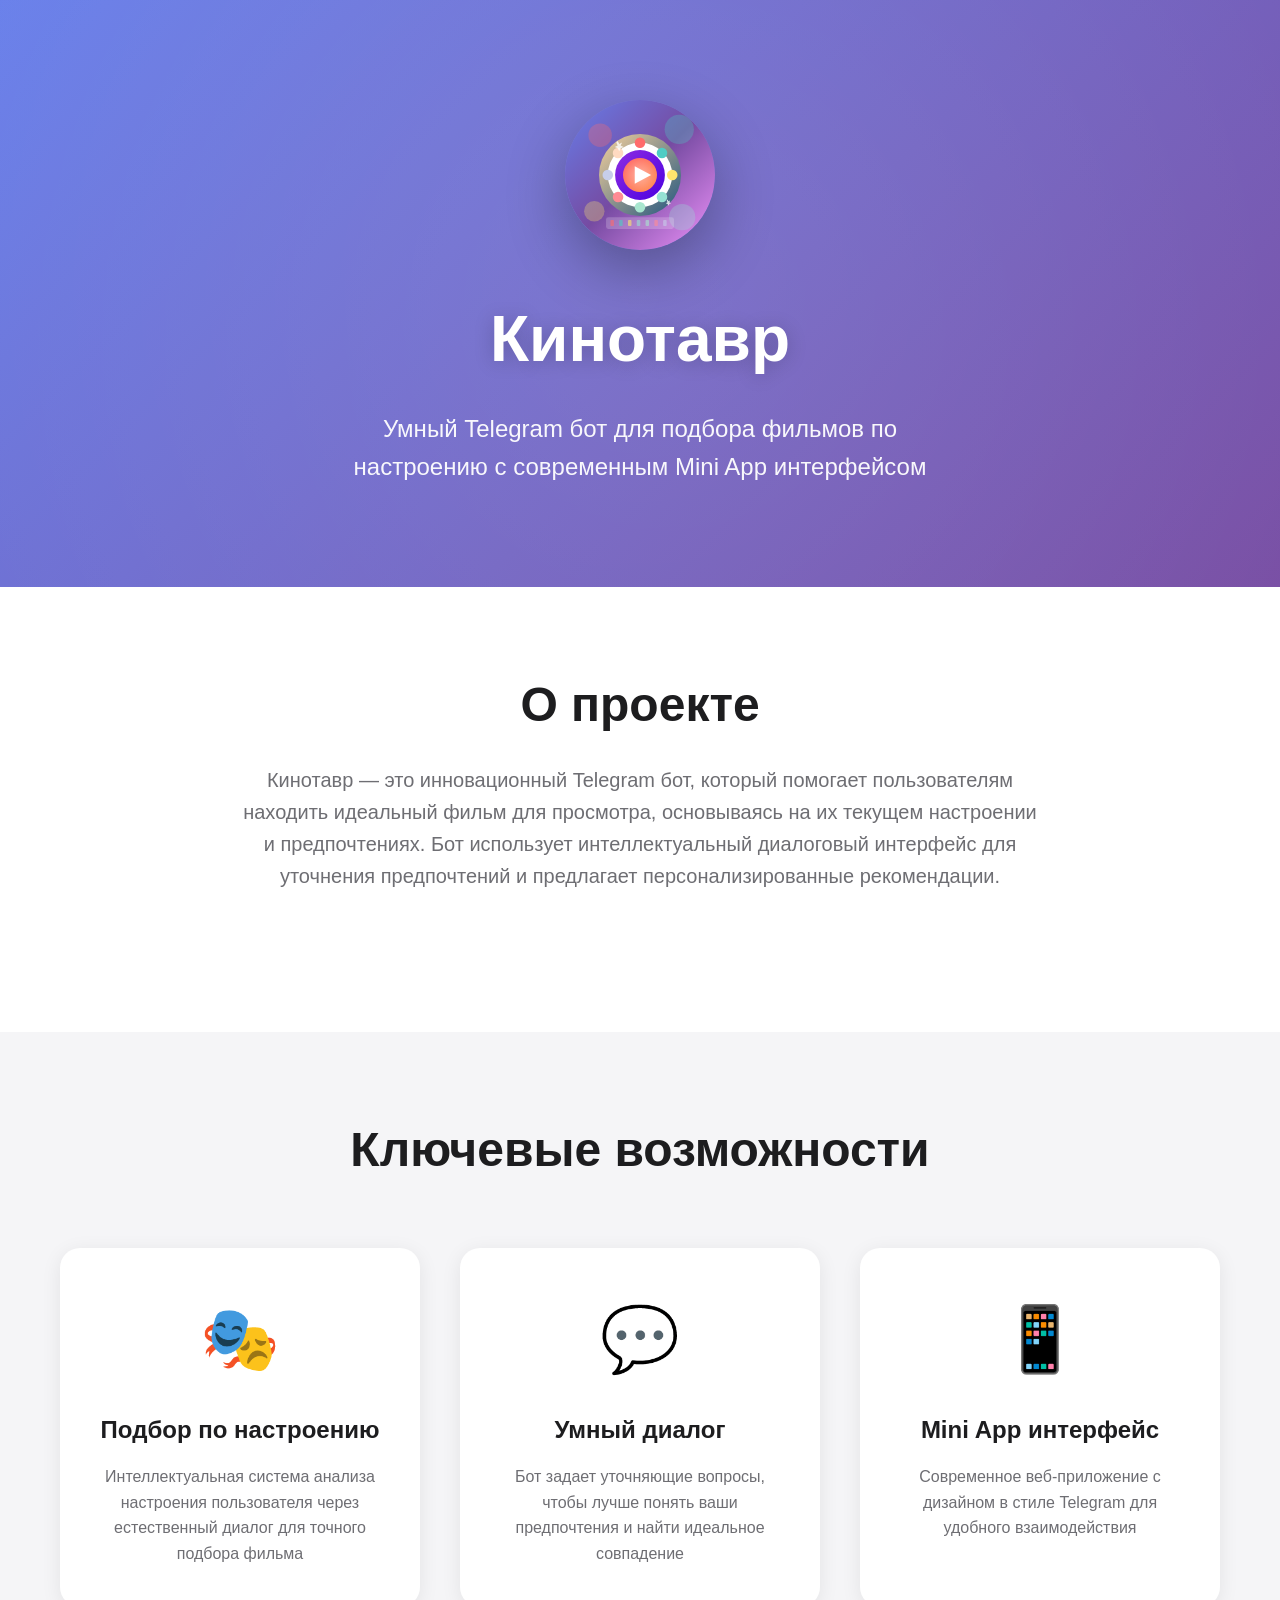
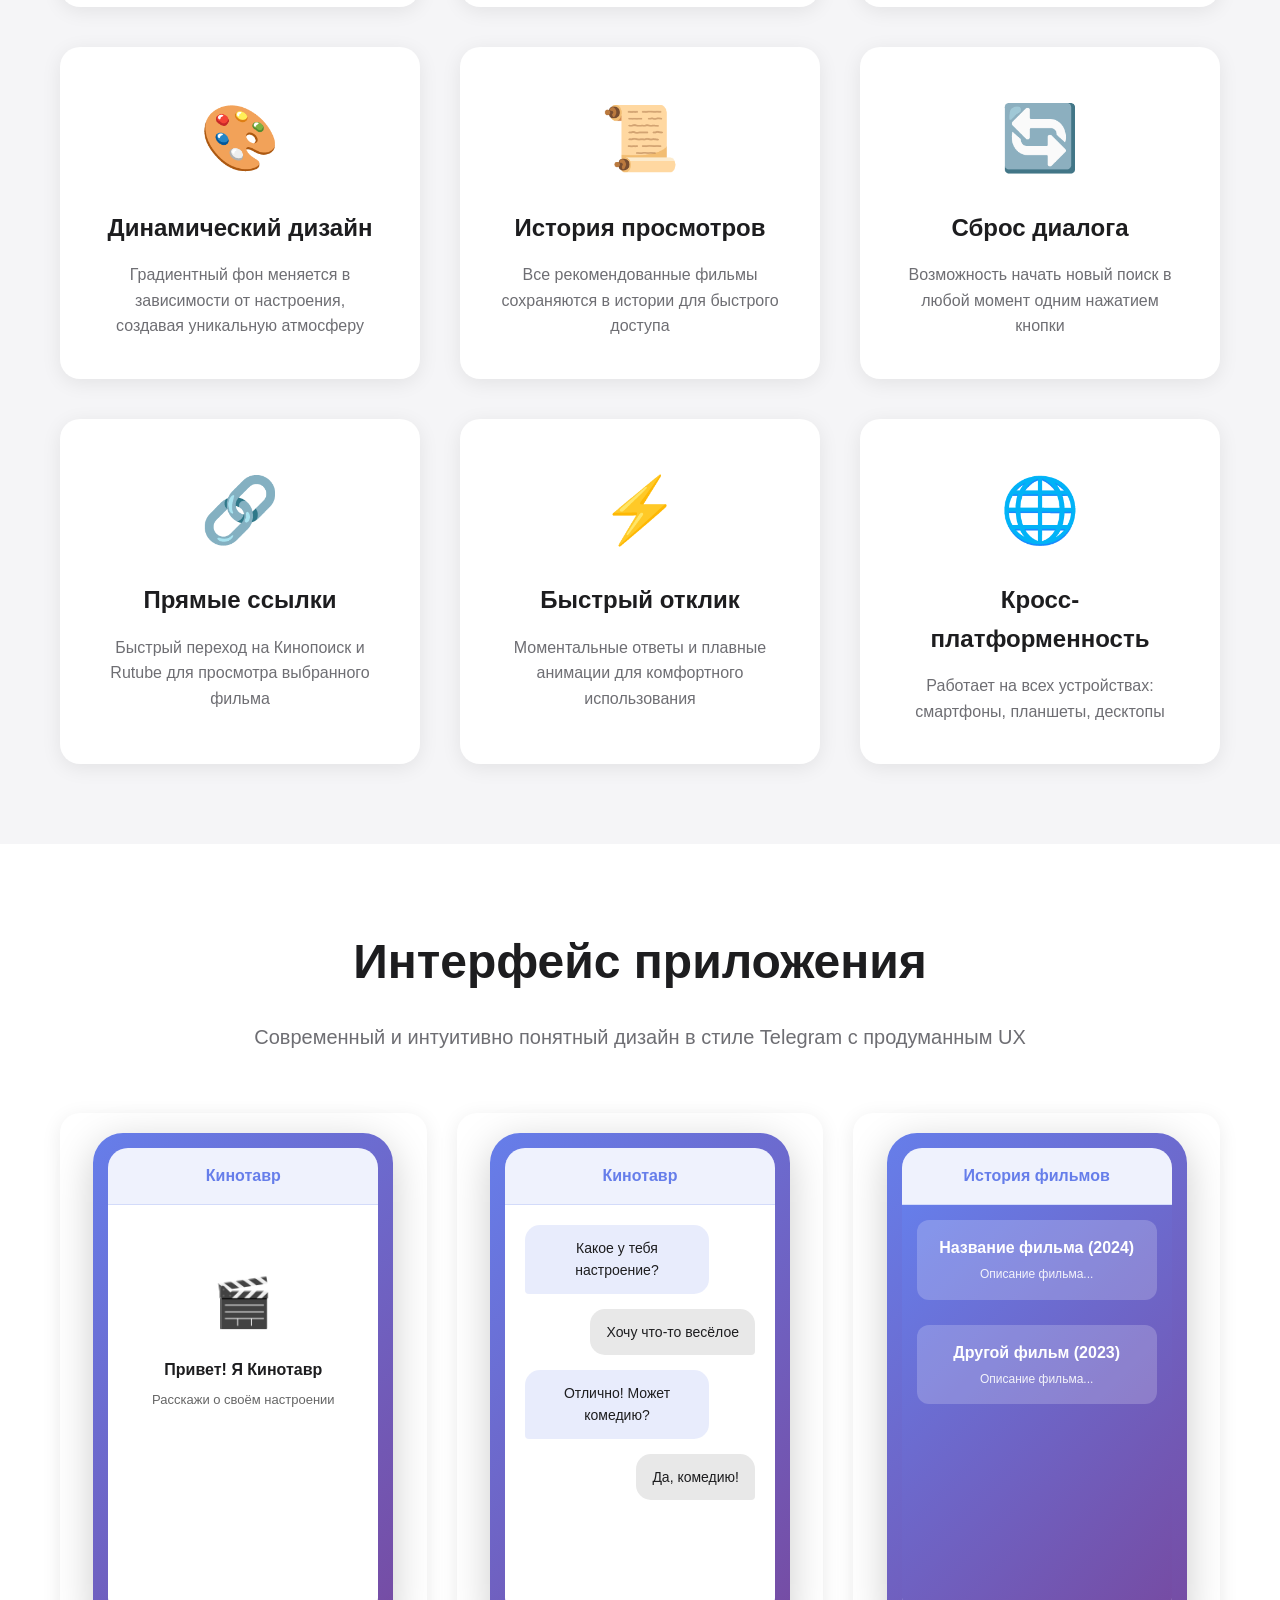
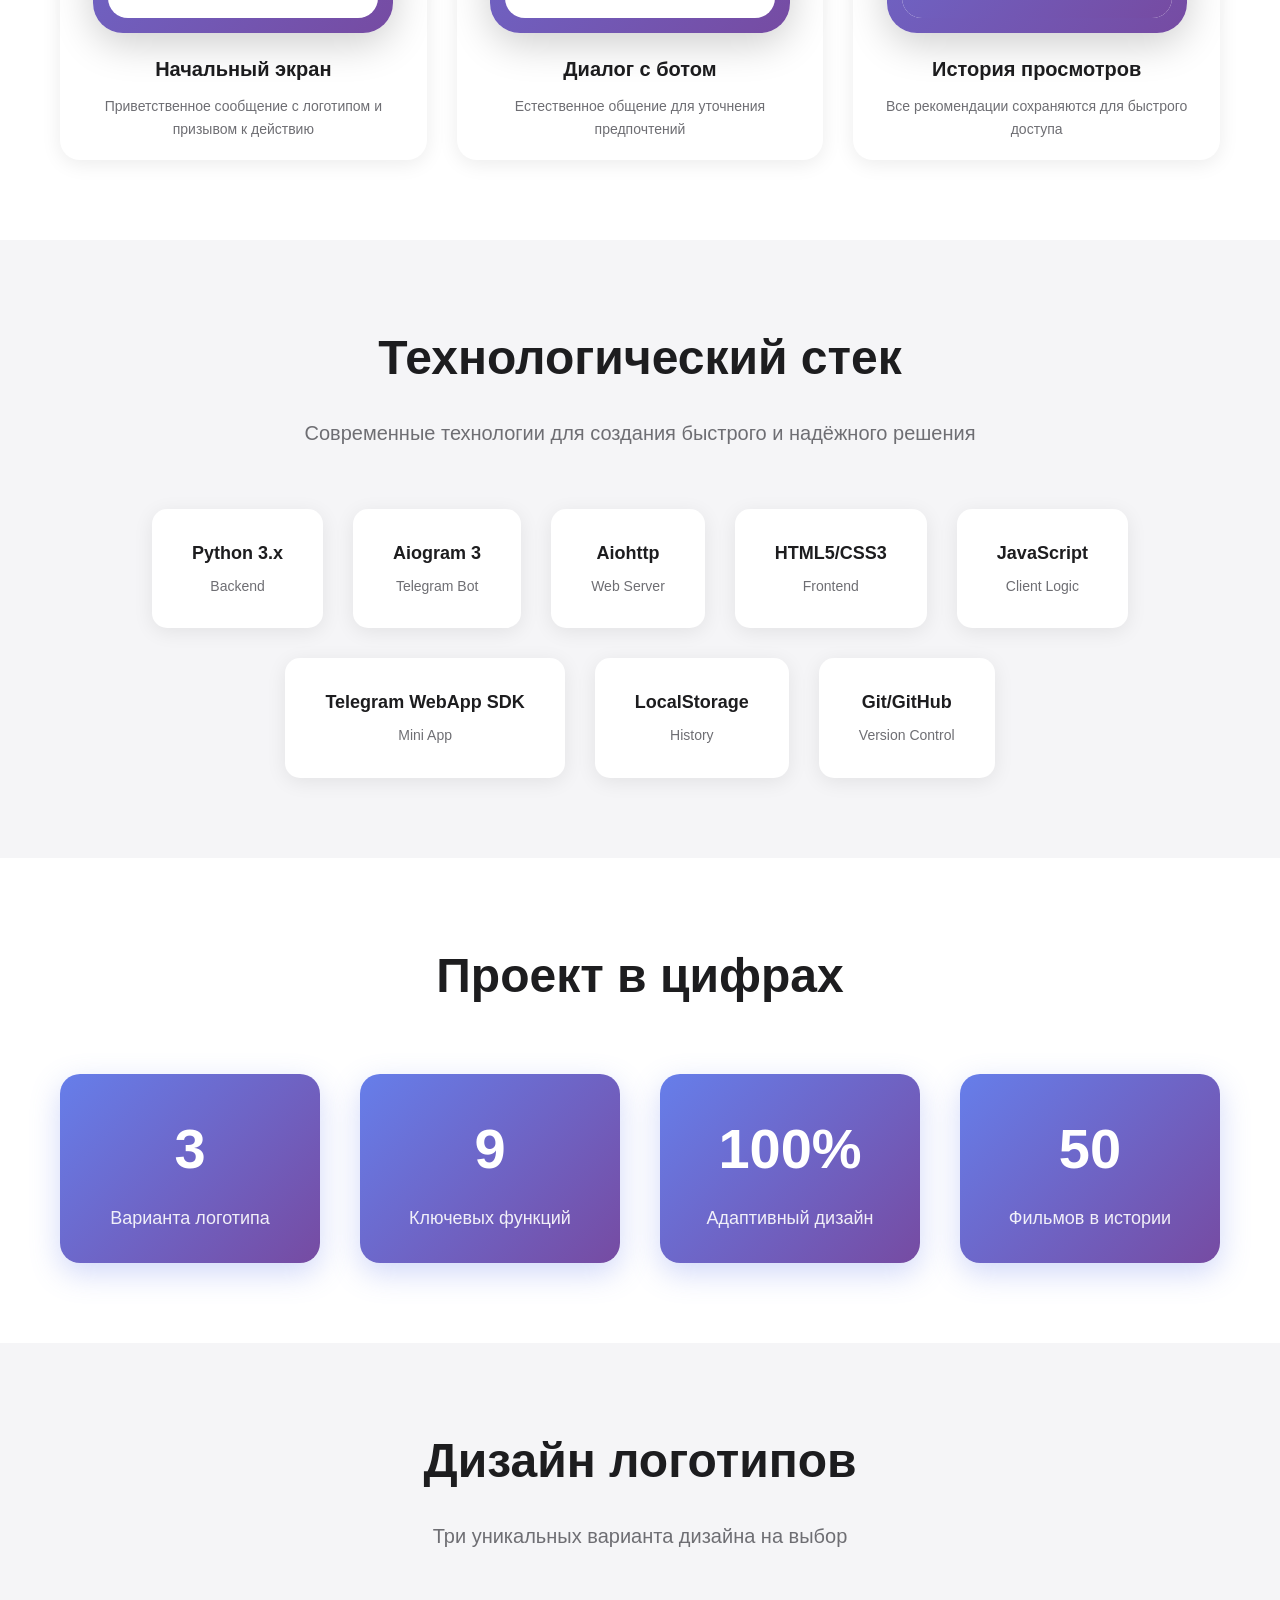
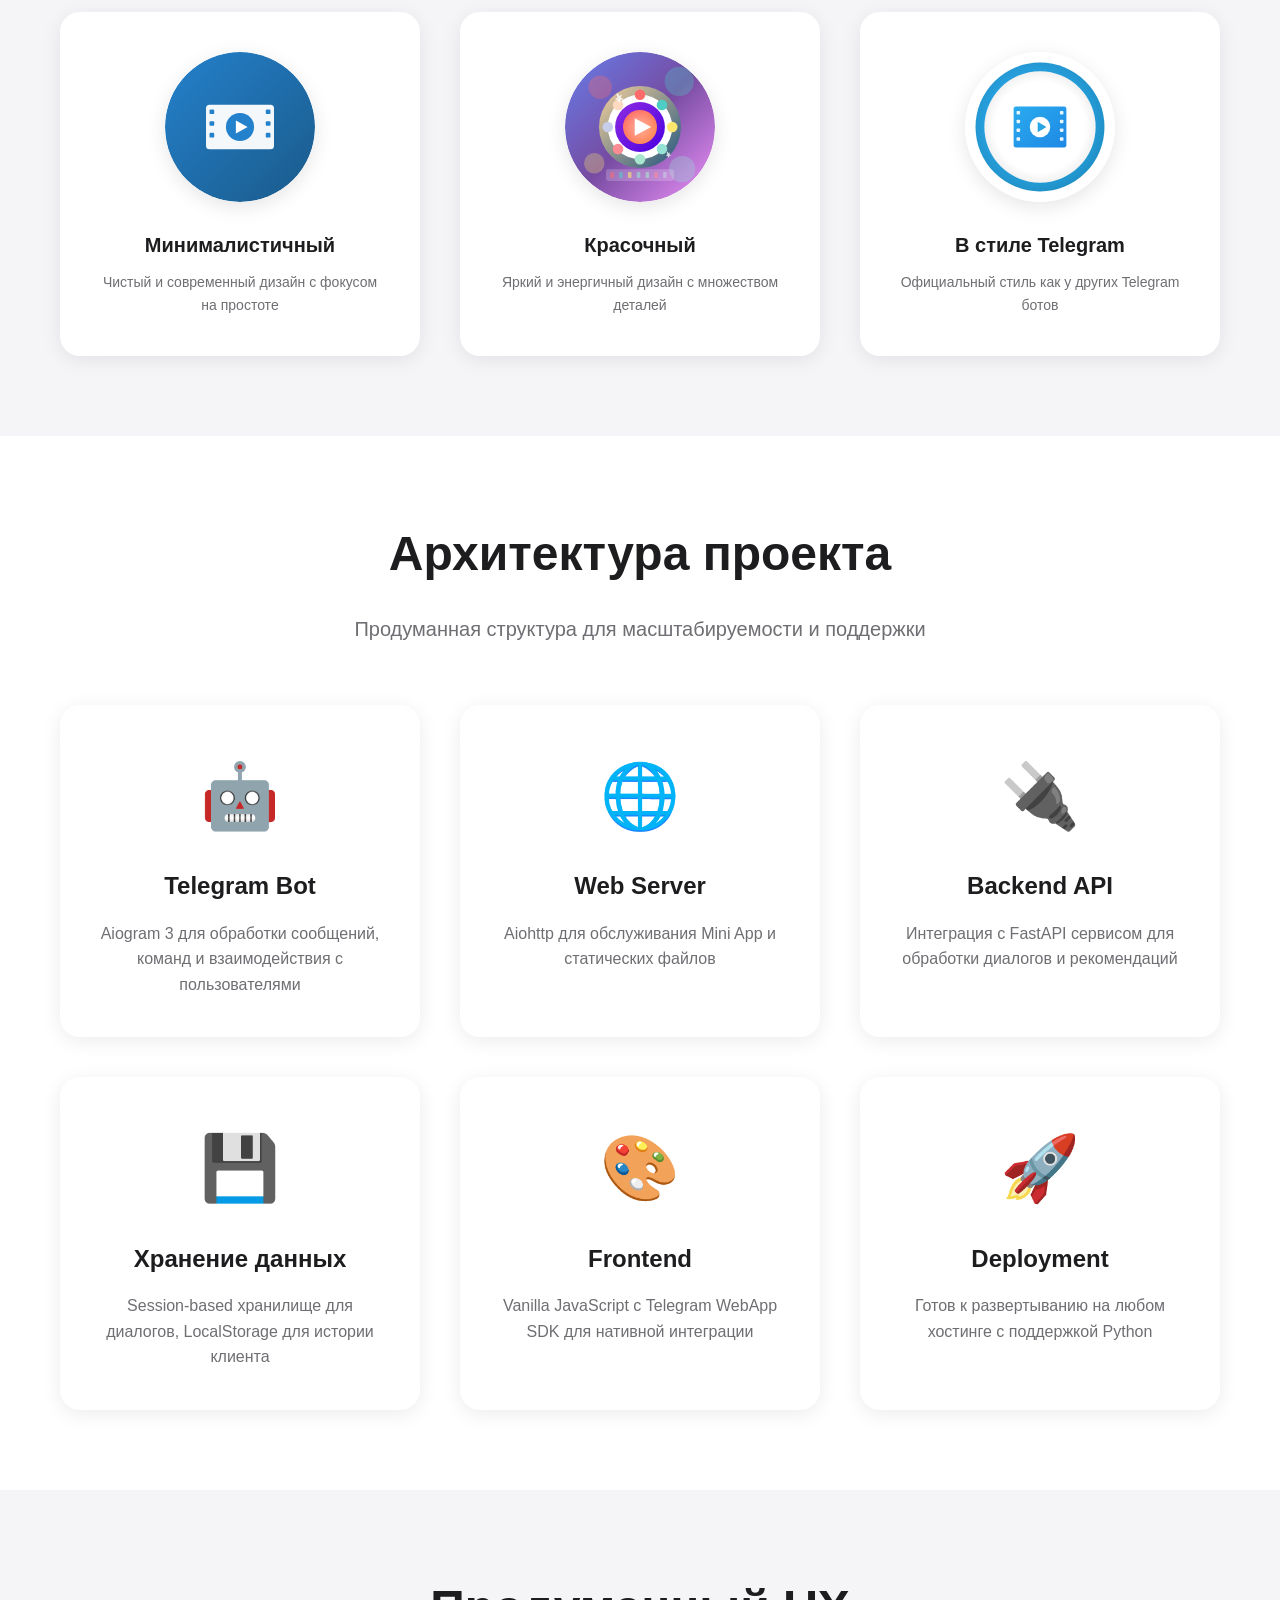
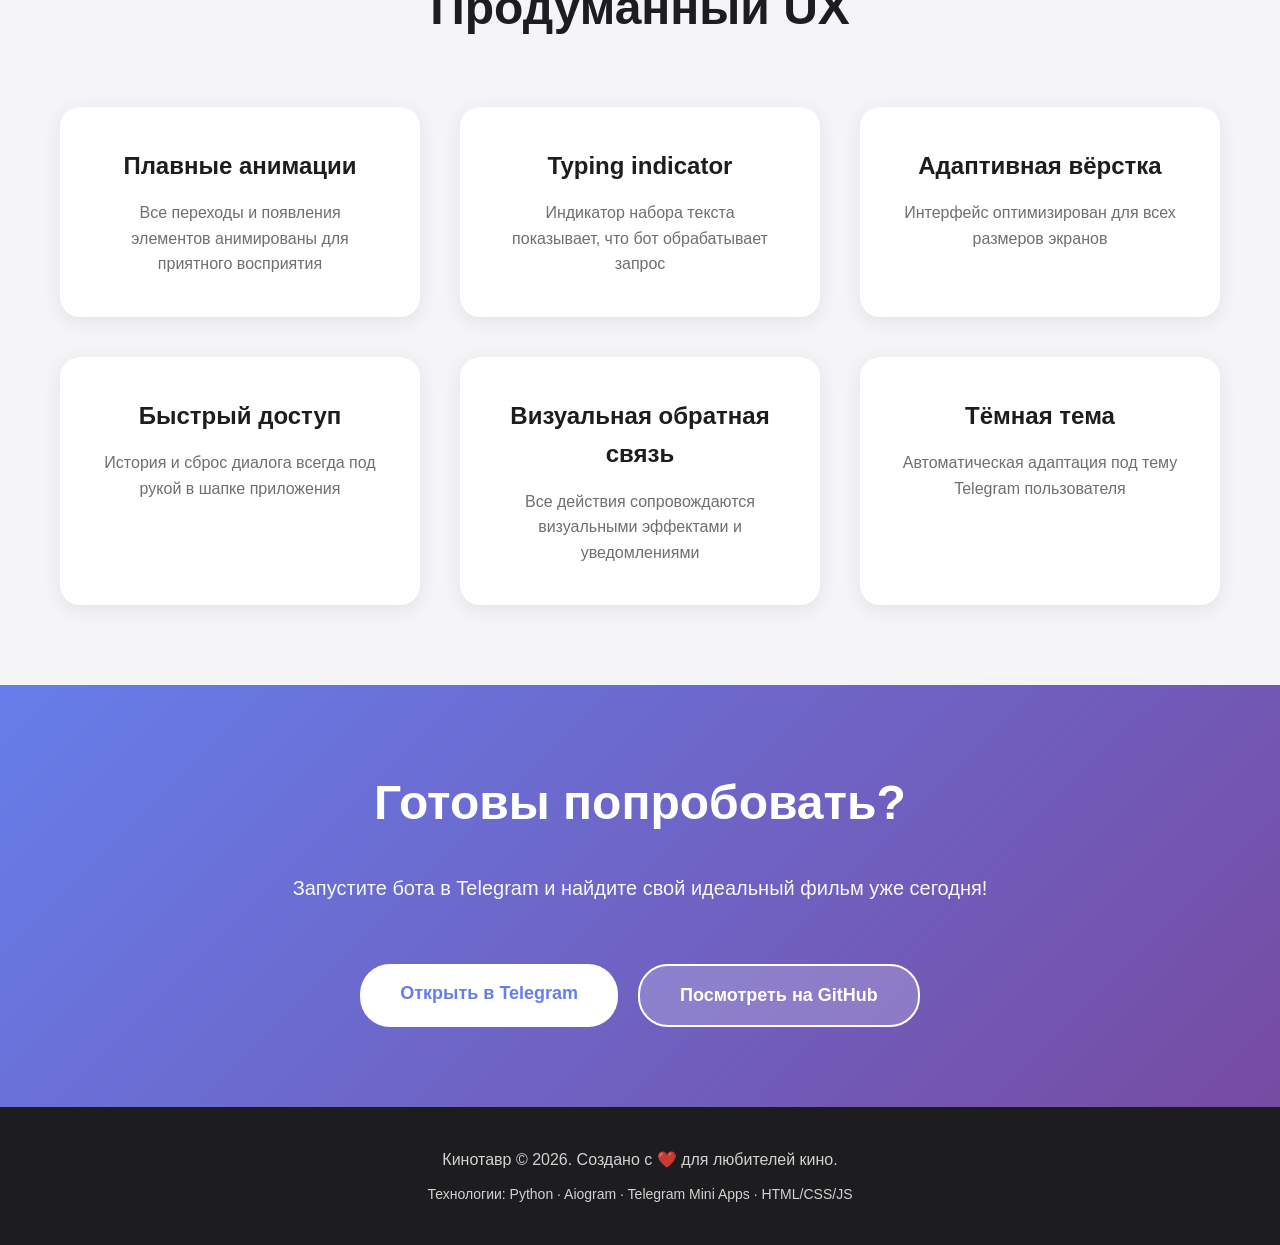
<file: presentation.html>
<!DOCTYPE html>
<html lang="ru">
<head>
    <meta charset="UTF-8">
    <meta name="viewport" content="width=device-width, initial-scale=1.0">
    <title>Кинотавр - Презентация проекта</title>
    <style>
        * {
            margin: 0;
            padding: 0;
            box-sizing: border-box;
        }

        body {
            font-family: -apple-system, BlinkMacSystemFont, 'Segoe UI', Roboto, Helvetica, Arial, sans-serif;
            background: #f5f5f7;
            color: #1d1d1f;
            line-height: 1.6;
        }

        .container {
            max-width: 1200px;
            margin: 0 auto;
            padding: 0 20px;
        }

        /* Hero Section */
        .hero {
            background: linear-gradient(135deg, #667eea 0%, #764ba2 100%);
            color: white;
            padding: 100px 20px;
            text-align: center;
            position: relative;
            overflow: hidden;
        }

        .hero::before {
            content: '';
            position: absolute;
            top: -50%;
            right: -50%;
            width: 200%;
            height: 200%;
            background: radial-gradient(circle, rgba(255,255,255,0.1) 0%, transparent 70%);
            animation: pulse 15s ease-in-out infinite;
        }

        @keyframes pulse {
            0%, 100% { transform: scale(1); }
            50% { transform: scale(1.1); }
        }

        .hero-content {
            position: relative;
            z-index: 1;
        }

        .logo-hero {
            width: 150px;
            height: 150px;
            margin: 0 auto 30px;
            border-radius: 50%;
            box-shadow: 0 20px 60px rgba(0, 0, 0, 0.3);
        }

        .hero h1 {
            font-size: 64px;
            font-weight: 700;
            margin-bottom: 20px;
            text-shadow: 0 2px 20px rgba(0, 0, 0, 0.2);
        }

        .hero p {
            font-size: 24px;
            opacity: 0.95;
            max-width: 600px;
            margin: 0 auto;
        }

        /* Section */
        section {
            padding: 80px 20px;
        }

        section:nth-child(even) {
            background: white;
        }

        h2 {
            font-size: 48px;
            font-weight: 700;
            margin-bottom: 20px;
            text-align: center;
            color: #1d1d1f;
        }

        .section-subtitle {
            text-align: center;
            font-size: 20px;
            color: #6e6e73;
            max-width: 800px;
            margin: 0 auto 60px;
        }

        /* Features Grid */
        .features-grid {
            display: grid;
            grid-template-columns: repeat(auto-fit, minmax(300px, 1fr));
            gap: 40px;
            margin-top: 60px;
        }

        .feature-card {
            background: white;
            border-radius: 20px;
            padding: 40px;
            text-align: center;
            box-shadow: 0 4px 20px rgba(0, 0, 0, 0.08);
            transition: transform 0.3s ease, box-shadow 0.3s ease;
        }

        .feature-card:hover {
            transform: translateY(-10px);
            box-shadow: 0 12px 40px rgba(0, 0, 0, 0.15);
        }

        .feature-icon {
            font-size: 64px;
            margin-bottom: 20px;
        }

        .feature-card h3 {
            font-size: 24px;
            margin-bottom: 15px;
            color: #1d1d1f;
        }

        .feature-card p {
            color: #6e6e73;
            font-size: 16px;
            line-height: 1.6;
        }

        /* Screenshots */
        .screenshots {
            display: grid;
            grid-template-columns: repeat(auto-fit, minmax(280px, 1fr));
            gap: 30px;
            margin-top: 60px;
        }

        .screenshot-card {
            background: white;
            border-radius: 20px;
            padding: 20px;
            box-shadow: 0 4px 20px rgba(0, 0, 0, 0.08);
            text-align: center;
        }

        .screenshot-mockup {
            width: 100%;
            max-width: 300px;
            height: 500px;
            margin: 0 auto 20px;
            background: linear-gradient(135deg, #667eea 0%, #764ba2 100%);
            border-radius: 30px;
            padding: 15px;
            box-shadow: 0 10px 40px rgba(0, 0, 0, 0.2);
            position: relative;
            overflow: hidden;
        }

        .mockup-content {
            width: 100%;
            height: 100%;
            background: white;
            border-radius: 20px;
            overflow: hidden;
            display: flex;
            flex-direction: column;
        }

        .mockup-header {
            background: rgba(102, 126, 234, 0.1);
            padding: 15px;
            text-align: center;
            font-weight: 600;
            color: #667eea;
            border-bottom: 1px solid rgba(102, 126, 234, 0.2);
        }

        .mockup-body {
            flex: 1;
            padding: 20px;
            display: flex;
            flex-direction: column;
            gap: 15px;
        }

        .mock-message {
            padding: 12px 16px;
            border-radius: 15px;
            font-size: 14px;
            max-width: 80%;
        }

        .mock-message.user {
            background: #e8e8e8;
            margin-left: auto;
            border-bottom-right-radius: 4px;
        }

        .mock-message.bot {
            background: rgba(102, 126, 234, 0.15);
            border-bottom-left-radius: 4px;
        }

        .screenshot-card h3 {
            font-size: 20px;
            margin-bottom: 10px;
            color: #1d1d1f;
        }

        .screenshot-card p {
            color: #6e6e73;
            font-size: 14px;
        }

        /* Tech Stack */
        .tech-stack {
            display: flex;
            flex-wrap: wrap;
            justify-content: center;
            gap: 30px;
            margin-top: 60px;
        }

        .tech-item {
            background: white;
            padding: 30px 40px;
            border-radius: 15px;
            box-shadow: 0 4px 20px rgba(0, 0, 0, 0.08);
            text-align: center;
            min-width: 150px;
        }

        .tech-item strong {
            display: block;
            font-size: 18px;
            color: #1d1d1f;
            margin-bottom: 5px;
        }

        .tech-item span {
            color: #6e6e73;
            font-size: 14px;
        }

        /* Stats */
        .stats {
            display: grid;
            grid-template-columns: repeat(auto-fit, minmax(200px, 1fr));
            gap: 40px;
            margin-top: 60px;
        }

        .stat-card {
            text-align: center;
            padding: 30px;
            background: linear-gradient(135deg, #667eea 0%, #764ba2 100%);
            border-radius: 20px;
            color: white;
            box-shadow: 0 10px 30px rgba(102, 126, 234, 0.3);
        }

        .stat-number {
            font-size: 56px;
            font-weight: 700;
            margin-bottom: 10px;
        }

        .stat-label {
            font-size: 18px;
            opacity: 0.9;
        }

        /* Logo Variants */
        .logo-variants {
            display: grid;
            grid-template-columns: repeat(auto-fit, minmax(250px, 1fr));
            gap: 40px;
            margin-top: 60px;
        }

        .logo-card {
            background: white;
            padding: 40px;
            border-radius: 20px;
            box-shadow: 0 4px 20px rgba(0, 0, 0, 0.08);
            text-align: center;
        }

        .logo-preview {
            width: 150px;
            height: 150px;
            margin: 0 auto 20px;
            border-radius: 50%;
            box-shadow: 0 5px 20px rgba(0, 0, 0, 0.1);
        }

        .logo-card h3 {
            font-size: 20px;
            margin-bottom: 10px;
            color: #1d1d1f;
        }

        .logo-card p {
            color: #6e6e73;
            font-size: 14px;
        }

        /* CTA Section */
        .cta {
            background: linear-gradient(135deg, #667eea 0%, #764ba2 100%);
            color: white;
            padding: 80px 20px;
            text-align: center;
        }

        .cta h2 {
            color: white;
            margin-bottom: 30px;
        }

        .cta-buttons {
            display: flex;
            gap: 20px;
            justify-content: center;
            flex-wrap: wrap;
            margin-top: 40px;
        }

        .btn {
            padding: 15px 40px;
            border-radius: 30px;
            font-size: 18px;
            font-weight: 600;
            text-decoration: none;
            transition: transform 0.2s ease, box-shadow 0.2s ease;
            display: inline-block;
        }

        .btn-primary {
            background: white;
            color: #667eea;
        }

        .btn-secondary {
            background: rgba(255, 255, 255, 0.2);
            color: white;
            border: 2px solid white;
        }

        .btn:hover {
            transform: translateY(-3px);
            box-shadow: 0 10px 30px rgba(0, 0, 0, 0.2);
        }

        /* Footer */
        footer {
            background: #1d1d1f;
            color: white;
            padding: 40px 20px;
            text-align: center;
        }

        footer p {
            opacity: 0.8;
        }

        /* Animations */
        @keyframes fadeInUp {
            from {
                opacity: 0;
                transform: translateY(30px);
            }
            to {
                opacity: 1;
                transform: translateY(0);
            }
        }

        .animate {
            animation: fadeInUp 0.8s ease;
        }
    </style>
</head>
<body>
    <!-- Hero Section -->
    <div class="hero">
        <div class="hero-content">
            <img src="miniapp/static/logo.svg" alt="Кинотавр" class="logo-hero">
            <h1>Кинотавр</h1>
            <p>Умный Telegram бот для подбора фильмов по настроению с современным Mini App интерфейсом</p>
        </div>
    </div>

    <!-- О проекте -->
    <section>
        <div class="container">
            <h2>О проекте</h2>
            <p class="section-subtitle">
                Кинотавр — это инновационный Telegram бот, который помогает пользователям находить идеальный фильм
                для просмотра, основываясь на их текущем настроении и предпочтениях. Бот использует интеллектуальный
                диалоговый интерфейс для уточнения предпочтений и предлагает персонализированные рекомендации.
            </p>
        </div>
    </section>

    <!-- Ключевые возможности -->
    <section>
        <div class="container">
            <h2>Ключевые возможности</h2>
            <div class="features-grid">
                <div class="feature-card">
                    <div class="feature-icon">🎭</div>
                    <h3>Подбор по настроению</h3>
                    <p>Интеллектуальная система анализа настроения пользователя через естественный диалог для точного подбора фильма</p>
                </div>
                <div class="feature-card">
                    <div class="feature-icon">💬</div>
                    <h3>Умный диалог</h3>
                    <p>Бот задает уточняющие вопросы, чтобы лучше понять ваши предпочтения и найти идеальное совпадение</p>
                </div>
                <div class="feature-card">
                    <div class="feature-icon">📱</div>
                    <h3>Mini App интерфейс</h3>
                    <p>Современное веб-приложение с дизайном в стиле Telegram для удобного взаимодействия</p>
                </div>
                <div class="feature-card">
                    <div class="feature-icon">🎨</div>
                    <h3>Динамический дизайн</h3>
                    <p>Градиентный фон меняется в зависимости от настроения, создавая уникальную атмосферу</p>
                </div>
                <div class="feature-card">
                    <div class="feature-icon">📜</div>
                    <h3>История просмотров</h3>
                    <p>Все рекомендованные фильмы сохраняются в истории для быстрого доступа</p>
                </div>
                <div class="feature-card">
                    <div class="feature-icon">🔄</div>
                    <h3>Сброс диалога</h3>
                    <p>Возможность начать новый поиск в любой момент одним нажатием кнопки</p>
                </div>
                <div class="feature-card">
                    <div class="feature-icon">🔗</div>
                    <h3>Прямые ссылки</h3>
                    <p>Быстрый переход на Кинопоиск и Rutube для просмотра выбранного фильма</p>
                </div>
                <div class="feature-card">
                    <div class="feature-icon">⚡</div>
                    <h3>Быстрый отклик</h3>
                    <p>Моментальные ответы и плавные анимации для комфортного использования</p>
                </div>
                <div class="feature-card">
                    <div class="feature-icon">🌐</div>
                    <h3>Кросс-платформенность</h3>
                    <p>Работает на всех устройствах: смартфоны, планшеты, десктопы</p>
                </div>
            </div>
        </div>
    </section>

    <!-- Интерфейс приложения -->
    <section>
        <div class="container">
            <h2>Интерфейс приложения</h2>
            <p class="section-subtitle">
                Современный и интуитивно понятный дизайн в стиле Telegram с продуманным UX
            </p>
            <div class="screenshots">
                <div class="screenshot-card">
                    <div class="screenshot-mockup">
                        <div class="mockup-content">
                            <div class="mockup-header">Кинотавр</div>
                            <div class="mockup-body">
                                <div style="text-align: center; padding: 40px 0;">
                                    <div style="font-size: 48px; margin-bottom: 15px;">🎬</div>
                                    <div style="font-weight: 600; margin-bottom: 8px;">Привет! Я Кинотавр</div>
                                    <div style="font-size: 13px; color: #666;">Расскажи о своём настроении</div>
                                </div>
                            </div>
                        </div>
                    </div>
                    <h3>Начальный экран</h3>
                    <p>Приветственное сообщение с логотипом и призывом к действию</p>
                </div>

                <div class="screenshot-card">
                    <div class="screenshot-mockup">
                        <div class="mockup-content">
                            <div class="mockup-header">Кинотавр</div>
                            <div class="mockup-body">
                                <div class="mock-message bot">Какое у тебя настроение?</div>
                                <div class="mock-message user">Хочу что-то весёлое</div>
                                <div class="mock-message bot">Отлично! Может комедию?</div>
                                <div class="mock-message user">Да, комедию!</div>
                            </div>
                        </div>
                    </div>
                    <h3>Диалог с ботом</h3>
                    <p>Естественное общение для уточнения предпочтений</p>
                </div>

                <div class="screenshot-card">
                    <div class="screenshot-mockup">
                        <div class="mockup-content">
                            <div class="mockup-header">История фильмов</div>
                            <div class="mockup-body" style="background: linear-gradient(135deg, #667eea 0%, #764ba2 100%); padding: 15px;">
                                <div style="background: rgba(255,255,255,0.2); padding: 15px; border-radius: 12px; margin-bottom: 10px; color: white;">
                                    <div style="font-weight: 600; margin-bottom: 5px;">Название фильма (2024)</div>
                                    <div style="font-size: 12px; opacity: 0.9;">Описание фильма...</div>
                                </div>
                                <div style="background: rgba(255,255,255,0.2); padding: 15px; border-radius: 12px; color: white;">
                                    <div style="font-weight: 600; margin-bottom: 5px;">Другой фильм (2023)</div>
                                    <div style="font-size: 12px; opacity: 0.9;">Описание фильма...</div>
                                </div>
                            </div>
                        </div>
                    </div>
                    <h3>История просмотров</h3>
                    <p>Все рекомендации сохраняются для быстрого доступа</p>
                </div>
            </div>
        </div>
    </section>

    <!-- Технологии -->
    <section>
        <div class="container">
            <h2>Технологический стек</h2>
            <p class="section-subtitle">
                Современные технологии для создания быстрого и надёжного решения
            </p>
            <div class="tech-stack">
                <div class="tech-item">
                    <strong>Python 3.x</strong>
                    <span>Backend</span>
                </div>
                <div class="tech-item">
                    <strong>Aiogram 3</strong>
                    <span>Telegram Bot</span>
                </div>
                <div class="tech-item">
                    <strong>Aiohttp</strong>
                    <span>Web Server</span>
                </div>
                <div class="tech-item">
                    <strong>HTML5/CSS3</strong>
                    <span>Frontend</span>
                </div>
                <div class="tech-item">
                    <strong>JavaScript</strong>
                    <span>Client Logic</span>
                </div>
                <div class="tech-item">
                    <strong>Telegram WebApp SDK</strong>
                    <span>Mini App</span>
                </div>
                <div class="tech-item">
                    <strong>LocalStorage</strong>
                    <span>History</span>
                </div>
                <div class="tech-item">
                    <strong>Git/GitHub</strong>
                    <span>Version Control</span>
                </div>
            </div>
        </div>
    </section>

    <!-- Статистика -->
    <section>
        <div class="container">
            <h2>Проект в цифрах</h2>
            <div class="stats">
                <div class="stat-card">
                    <div class="stat-number">3</div>
                    <div class="stat-label">Варианта логотипа</div>
                </div>
                <div class="stat-card">
                    <div class="stat-number">9</div>
                    <div class="stat-label">Ключевых функций</div>
                </div>
                <div class="stat-card">
                    <div class="stat-number">100%</div>
                    <div class="stat-label">Адаптивный дизайн</div>
                </div>
                <div class="stat-card">
                    <div class="stat-number">50</div>
                    <div class="stat-label">Фильмов в истории</div>
                </div>
            </div>
        </div>
    </section>

    <!-- Варианты логотипов -->
    <section>
        <div class="container">
            <h2>Дизайн логотипов</h2>
            <p class="section-subtitle">
                Три уникальных варианта дизайна на выбор
            </p>
            <div class="logo-variants">
                <div class="logo-card">
                    <img src="miniapp/static/logo-minimalistic.svg" alt="Минималистичный" class="logo-preview">
                    <h3>Минималистичный</h3>
                    <p>Чистый и современный дизайн с фокусом на простоте</p>
                </div>
                <div class="logo-card">
                    <img src="miniapp/static/logo.svg" alt="Красочный" class="logo-preview">
                    <h3>Красочный</h3>
                    <p>Яркий и энергичный дизайн с множеством деталей</p>
                </div>
                <div class="logo-card">
                    <img src="miniapp/static/logo-telegram-style.svg" alt="Telegram стиль" class="logo-preview">
                    <h3>В стиле Telegram</h3>
                    <p>Официальный стиль как у других Telegram ботов</p>
                </div>
            </div>
        </div>
    </section>

    <!-- Архитектура -->
    <section>
        <div class="container">
            <h2>Архитектура проекта</h2>
            <p class="section-subtitle">
                Продуманная структура для масштабируемости и поддержки
            </p>
            <div class="features-grid">
                <div class="feature-card">
                    <div class="feature-icon">🤖</div>
                    <h3>Telegram Bot</h3>
                    <p>Aiogram 3 для обработки сообщений, команд и взаимодействия с пользователями</p>
                </div>
                <div class="feature-card">
                    <div class="feature-icon">🌐</div>
                    <h3>Web Server</h3>
                    <p>Aiohttp для обслуживания Mini App и статических файлов</p>
                </div>
                <div class="feature-card">
                    <div class="feature-icon">🔌</div>
                    <h3>Backend API</h3>
                    <p>Интеграция с FastAPI сервисом для обработки диалогов и рекомендаций</p>
                </div>
                <div class="feature-card">
                    <div class="feature-icon">💾</div>
                    <h3>Хранение данных</h3>
                    <p>Session-based хранилище для диалогов, LocalStorage для истории клиента</p>
                </div>
                <div class="feature-card">
                    <div class="feature-icon">🎨</div>
                    <h3>Frontend</h3>
                    <p>Vanilla JavaScript с Telegram WebApp SDK для нативной интеграции</p>
                </div>
                <div class="feature-card">
                    <div class="feature-icon">🚀</div>
                    <h3>Deployment</h3>
                    <p>Готов к развертыванию на любом хостинге с поддержкой Python</p>
                </div>
            </div>
        </div>
    </section>

    <!-- Особенности UX -->
    <section>
        <div class="container">
            <h2>Продуманный UX</h2>
            <div class="features-grid">
                <div class="feature-card">
                    <h3>Плавные анимации</h3>
                    <p>Все переходы и появления элементов анимированы для приятного восприятия</p>
                </div>
                <div class="feature-card">
                    <h3>Typing indicator</h3>
                    <p>Индикатор набора текста показывает, что бот обрабатывает запрос</p>
                </div>
                <div class="feature-card">
                    <h3>Адаптивная вёрстка</h3>
                    <p>Интерфейс оптимизирован для всех размеров экранов</p>
                </div>
                <div class="feature-card">
                    <h3>Быстрый доступ</h3>
                    <p>История и сброс диалога всегда под рукой в шапке приложения</p>
                </div>
                <div class="feature-card">
                    <h3>Визуальная обратная связь</h3>
                    <p>Все действия сопровождаются визуальными эффектами и уведомлениями</p>
                </div>
                <div class="feature-card">
                    <h3>Тёмная тема</h3>
                    <p>Автоматическая адаптация под тему Telegram пользователя</p>
                </div>
            </div>
        </div>
    </section>

    <!-- CTA Section -->
    <div class="cta">
        <div class="container">
            <h2>Готовы попробовать?</h2>
            <p class="section-subtitle" style="color: white; opacity: 0.95;">
                Запустите бота в Telegram и найдите свой идеальный фильм уже сегодня!
            </p>
            <div class="cta-buttons">
                <a href="https://t.me/ProjectHaterBot" class="btn btn-primary">Открыть в Telegram</a>
                <a href="https://github.com/vizintini07/tgBot" class="btn btn-secondary">Посмотреть на GitHub</a>
            </div>
        </div>
    </div>

    <!-- Footer -->
    <footer>
        <div class="container">
            <p>Кинотавр © 2026. Создано с ❤️ для любителей кино.</p>
            <p style="margin-top: 10px; font-size: 14px;">Технологии: Python · Aiogram · Telegram Mini Apps · HTML/CSS/JS</p>
        </div>
    </footer>
</body>
</html>
</file>
